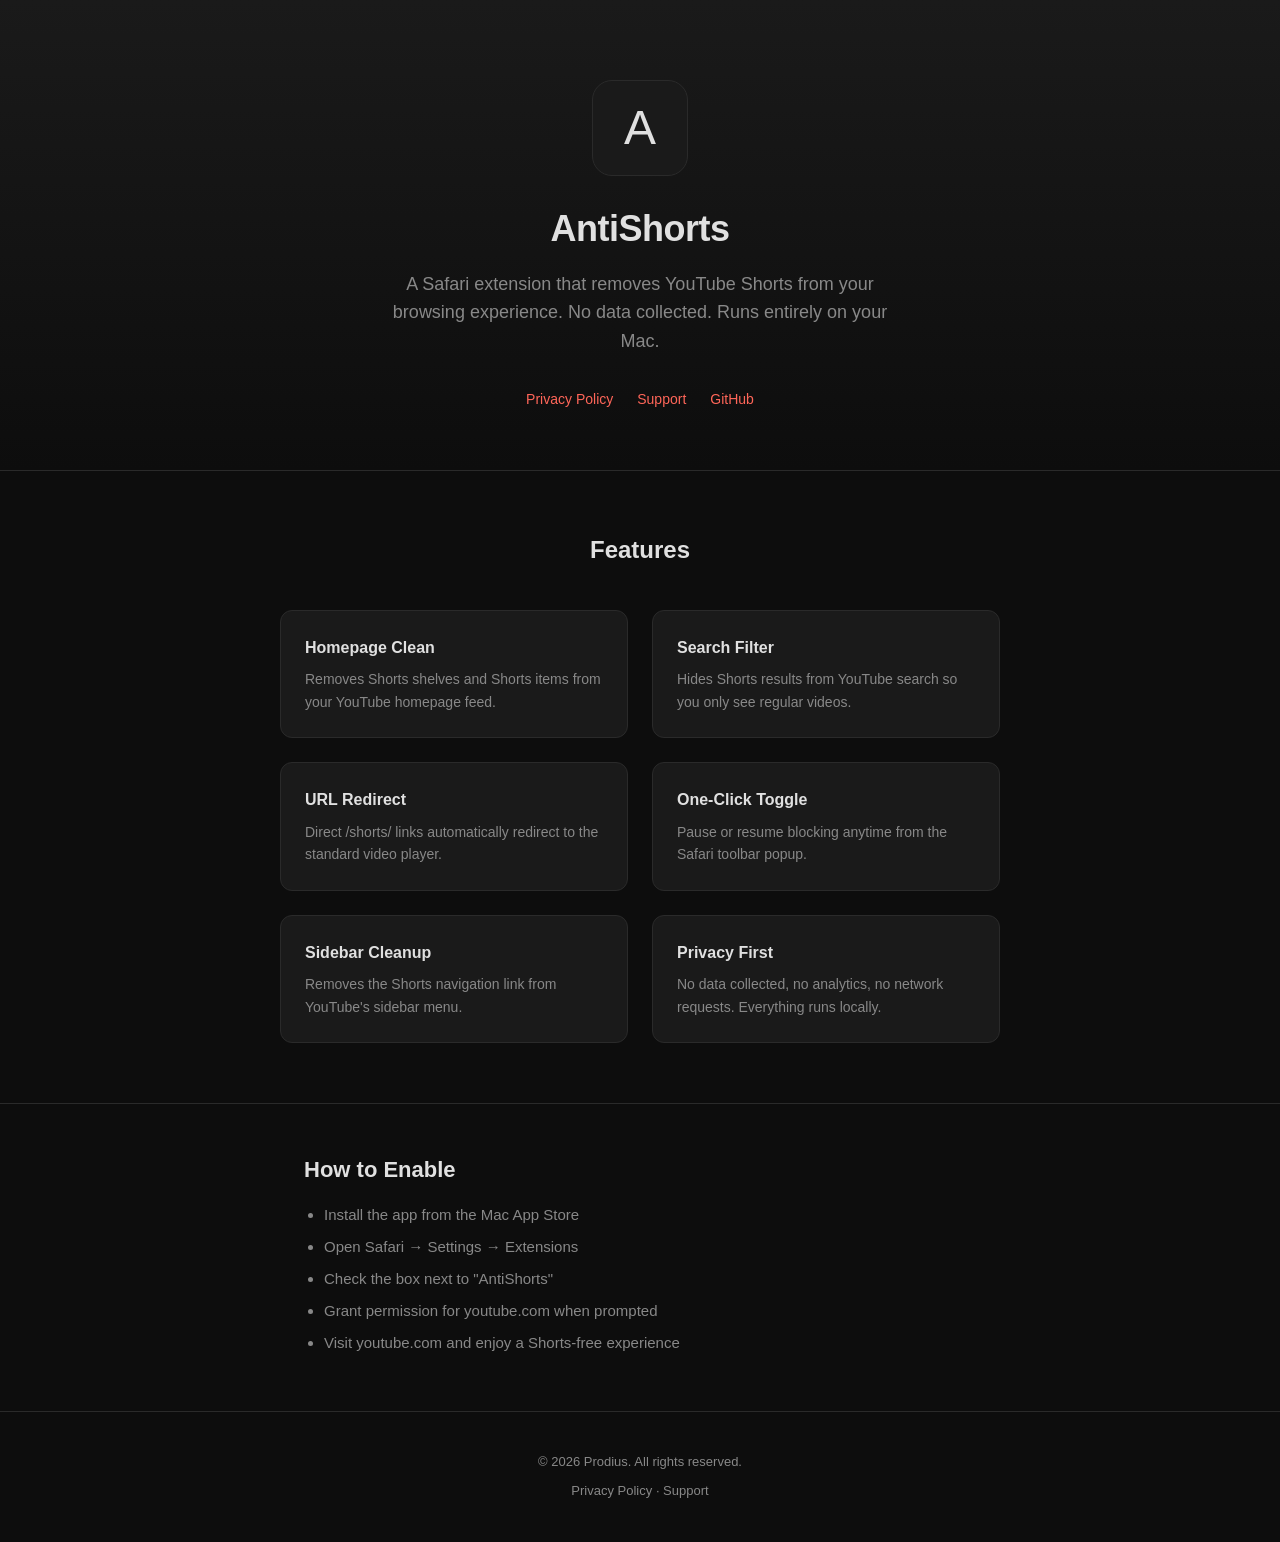
<file: docs/index.html>
<!DOCTYPE html>
<html lang="en">
<head>
  <meta charset="UTF-8">
  <meta name="viewport" content="width=device-width, initial-scale=1.0">
  <title>AntiShorts — Safari Extension</title>
  <style>
    :root { --bg: #0d0d0d; --surface: #1a1a1a; --border: #2a2a2a; --text: #e0e0e0; --muted: #888; --accent: #E53935; --accent2: #ff6659; }
    * { margin: 0; padding: 0; box-sizing: border-box; }
    body { font-family: -apple-system, BlinkMacSystemFont, "SF Pro Text", "Helvetica Neue", sans-serif; background: var(--bg); color: var(--text); line-height: 1.6; }

    .hero {
      text-align: center;
      padding: 80px 24px 60px;
      background: linear-gradient(180deg, #1a1a1a 0%, #0d0d0d 100%);
      border-bottom: 1px solid var(--border);
    }
    .hero-icon {
      width: 96px; height: 96px; border-radius: 20px;
      background: var(--surface); border: 1px solid var(--border);
      display: inline-flex; align-items: center; justify-content: center;
      font-size: 48px; margin-bottom: 24px;
    }
    .hero h1 { font-size: 36px; font-weight: 700; letter-spacing: -0.5px; margin-bottom: 12px; }
    .hero p { font-size: 18px; color: var(--muted); max-width: 520px; margin: 0 auto 32px; }
    .badge { display: inline-block; }
    .badge img { height: 40px; }

    .container { max-width: 720px; margin: 0 auto; padding: 0 24px; }

    .features {
      padding: 60px 24px;
      border-bottom: 1px solid var(--border);
    }
    .features h2 { text-align: center; font-size: 24px; margin-bottom: 40px; }
    .feature-grid { display: grid; grid-template-columns: 1fr 1fr; gap: 24px; max-width: 720px; margin: 0 auto; }
    .feature {
      background: var(--surface); border: 1px solid var(--border); border-radius: 12px; padding: 24px;
    }
    .feature h3 { font-size: 16px; margin-bottom: 8px; }
    .feature p { font-size: 14px; color: var(--muted); }

    .section {
      padding: 48px 24px;
      border-bottom: 1px solid var(--border);
    }
    .section h2 { font-size: 22px; margin-bottom: 16px; }
    .section p, .section li { font-size: 15px; color: var(--muted); }
    .section ul { padding-left: 20px; }
    .section li { margin-bottom: 8px; }
    .section a { color: var(--accent2); text-decoration: none; }
    .section a:hover { text-decoration: underline; }

    footer {
      padding: 40px 24px;
      text-align: center;
      font-size: 13px;
      color: var(--muted);
    }
    footer a { color: var(--muted); text-decoration: none; }
    footer a:hover { color: var(--text); }

    .nav { display: flex; gap: 24px; justify-content: center; margin-top: 16px; }
    .nav a { color: var(--accent2); text-decoration: none; font-size: 14px; }
    .nav a:hover { text-decoration: underline; }

    @media (max-width: 600px) {
      .hero h1 { font-size: 28px; }
      .feature-grid { grid-template-columns: 1fr; }
    }
  </style>
</head>
<body>

  <div class="hero">
    <div class="hero-icon">A</div>
    <h1>AntiShorts</h1>
    <p>A Safari extension that removes YouTube Shorts from your browsing experience. No data collected. Runs entirely on your Mac.</p>
    <div class="nav">
      <a href="privacy.html">Privacy Policy</a>
      <a href="support.html">Support</a>
      <a href="https://github.com/CristianProdius/antishorts-safari">GitHub</a>
    </div>
  </div>

  <div class="features">
    <h2>Features</h2>
    <div class="feature-grid">
      <div class="feature">
        <h3>Homepage Clean</h3>
        <p>Removes Shorts shelves and Shorts items from your YouTube homepage feed.</p>
      </div>
      <div class="feature">
        <h3>Search Filter</h3>
        <p>Hides Shorts results from YouTube search so you only see regular videos.</p>
      </div>
      <div class="feature">
        <h3>URL Redirect</h3>
        <p>Direct /shorts/ links automatically redirect to the standard video player.</p>
      </div>
      <div class="feature">
        <h3>One-Click Toggle</h3>
        <p>Pause or resume blocking anytime from the Safari toolbar popup.</p>
      </div>
      <div class="feature">
        <h3>Sidebar Cleanup</h3>
        <p>Removes the Shorts navigation link from YouTube's sidebar menu.</p>
      </div>
      <div class="feature">
        <h3>Privacy First</h3>
        <p>No data collected, no analytics, no network requests. Everything runs locally.</p>
      </div>
    </div>
  </div>

  <div class="section">
    <div class="container">
      <h2>How to Enable</h2>
      <ul>
        <li>Install the app from the Mac App Store</li>
        <li>Open Safari &rarr; Settings &rarr; Extensions</li>
        <li>Check the box next to "AntiShorts"</li>
        <li>Grant permission for youtube.com when prompted</li>
        <li>Visit youtube.com and enjoy a Shorts-free experience</li>
      </ul>
    </div>
  </div>

  <footer>
    <p>&copy; 2026 Prodius. All rights reserved.</p>
    <p style="margin-top: 8px;">
      <a href="privacy.html">Privacy Policy</a> &middot;
      <a href="support.html">Support</a>
    </p>
  </footer>

</body>
</html>
</file>
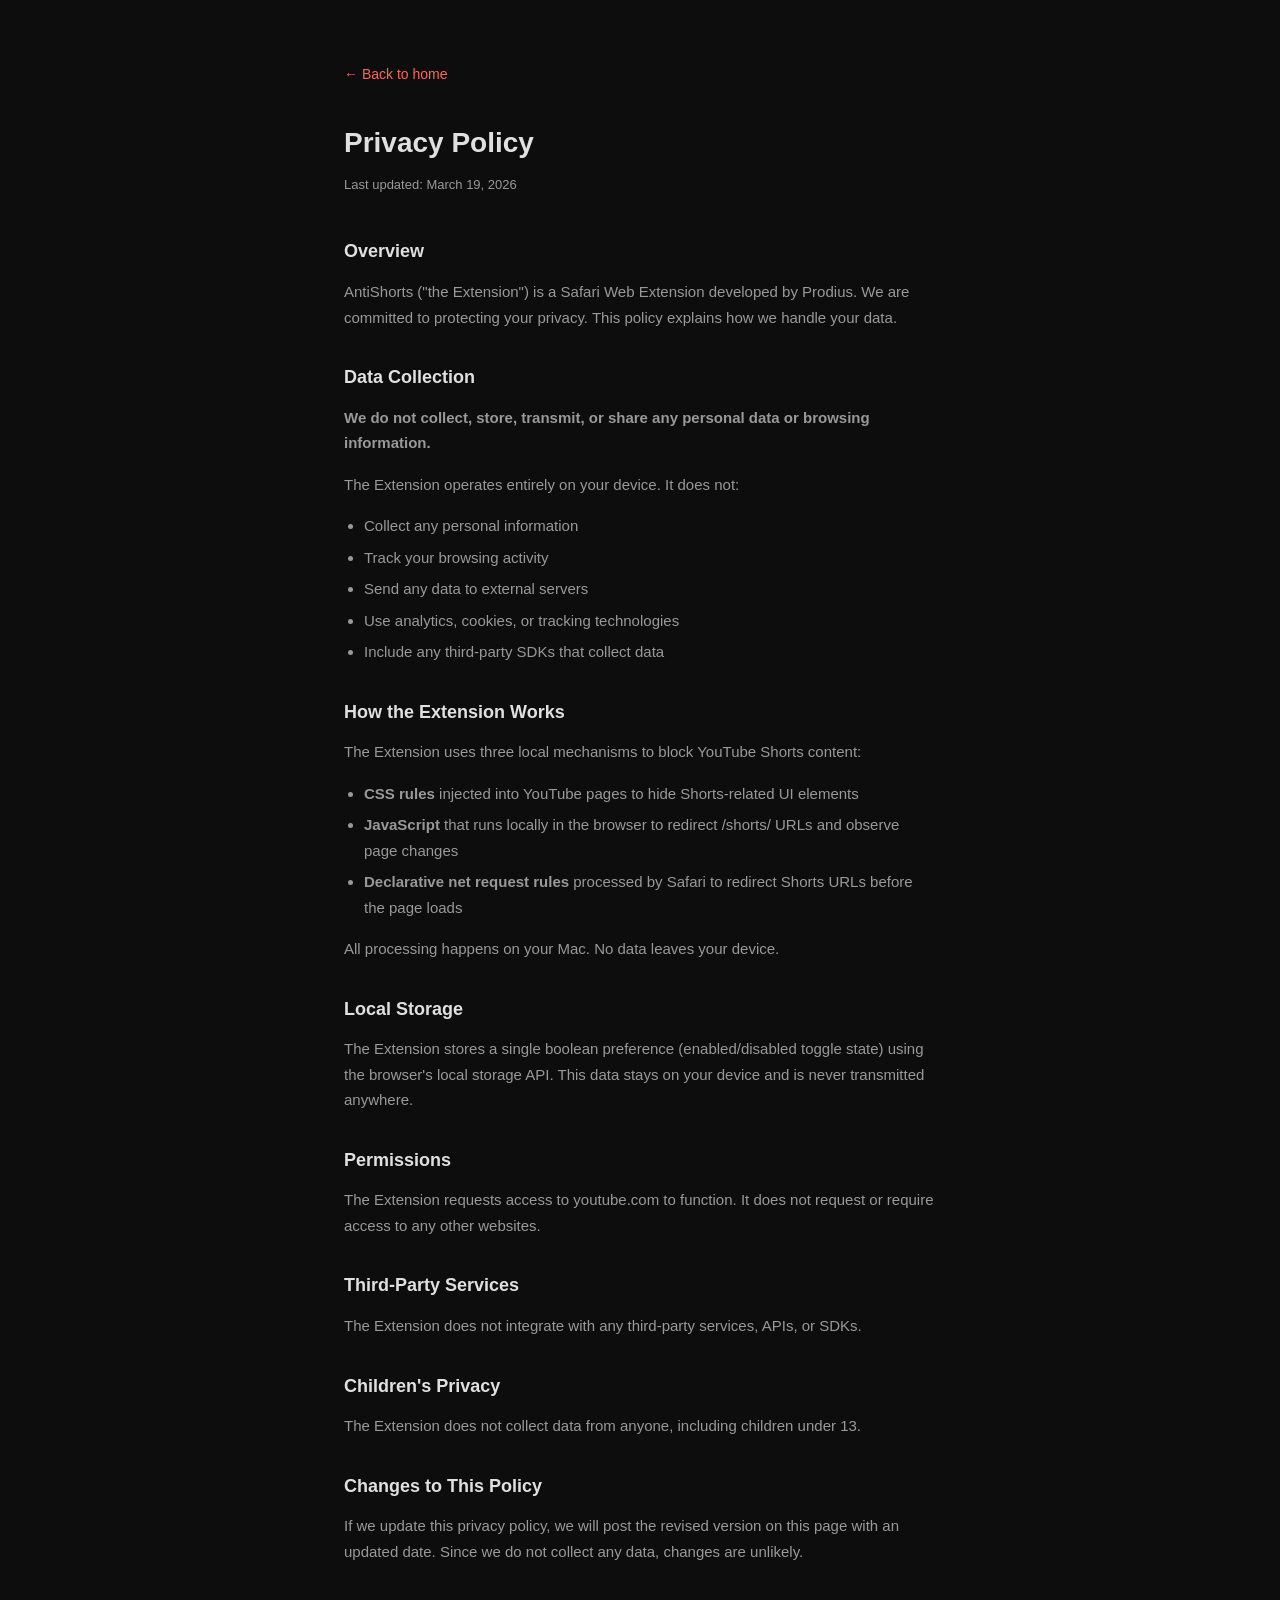
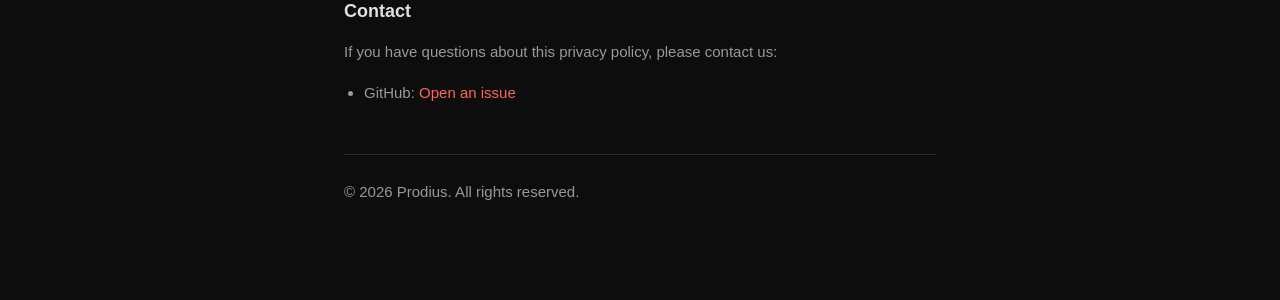
<file: docs/privacy.html>
<!DOCTYPE html>
<html lang="en">
<head>
  <meta charset="UTF-8">
  <meta name="viewport" content="width=device-width, initial-scale=1.0">
  <title>Privacy Policy — AntiShorts</title>
  <style>
    :root { --bg: #0d0d0d; --surface: #1a1a1a; --border: #2a2a2a; --text: #e0e0e0; --muted: #999; --accent: #ff6659; }
    * { margin: 0; padding: 0; box-sizing: border-box; }
    body { font-family: -apple-system, BlinkMacSystemFont, "SF Pro Text", "Helvetica Neue", sans-serif; background: var(--bg); color: var(--text); line-height: 1.7; }
    .container { max-width: 640px; margin: 0 auto; padding: 60px 24px 80px; }
    a { color: var(--accent); text-decoration: none; }
    a:hover { text-decoration: underline; }
    h1 { font-size: 28px; font-weight: 700; margin-bottom: 8px; }
    .updated { font-size: 13px; color: var(--muted); margin-bottom: 40px; }
    h2 { font-size: 18px; font-weight: 600; margin: 32px 0 12px; }
    p { font-size: 15px; color: var(--muted); margin-bottom: 16px; }
    ul { padding-left: 20px; margin-bottom: 16px; }
    li { font-size: 15px; color: var(--muted); margin-bottom: 6px; }
    .back { display: inline-block; margin-bottom: 32px; font-size: 14px; }
    footer { margin-top: 48px; padding-top: 24px; border-top: 1px solid var(--border); font-size: 13px; color: var(--muted); }
  </style>
</head>
<body>

  <div class="container">
    <a class="back" href="index.html">&larr; Back to home</a>

    <h1>Privacy Policy</h1>
    <p class="updated">Last updated: March 19, 2026</p>

    <h2>Overview</h2>
    <p>AntiShorts ("the Extension") is a Safari Web Extension developed by Prodius. We are committed to protecting your privacy. This policy explains how we handle your data.</p>

    <h2>Data Collection</h2>
    <p><strong>We do not collect, store, transmit, or share any personal data or browsing information.</strong></p>
    <p>The Extension operates entirely on your device. It does not:</p>
    <ul>
      <li>Collect any personal information</li>
      <li>Track your browsing activity</li>
      <li>Send any data to external servers</li>
      <li>Use analytics, cookies, or tracking technologies</li>
      <li>Include any third-party SDKs that collect data</li>
    </ul>

    <h2>How the Extension Works</h2>
    <p>The Extension uses three local mechanisms to block YouTube Shorts content:</p>
    <ul>
      <li><strong>CSS rules</strong> injected into YouTube pages to hide Shorts-related UI elements</li>
      <li><strong>JavaScript</strong> that runs locally in the browser to redirect /shorts/ URLs and observe page changes</li>
      <li><strong>Declarative net request rules</strong> processed by Safari to redirect Shorts URLs before the page loads</li>
    </ul>
    <p>All processing happens on your Mac. No data leaves your device.</p>

    <h2>Local Storage</h2>
    <p>The Extension stores a single boolean preference (enabled/disabled toggle state) using the browser's local storage API. This data stays on your device and is never transmitted anywhere.</p>

    <h2>Permissions</h2>
    <p>The Extension requests access to youtube.com to function. It does not request or require access to any other websites.</p>

    <h2>Third-Party Services</h2>
    <p>The Extension does not integrate with any third-party services, APIs, or SDKs.</p>

    <h2>Children's Privacy</h2>
    <p>The Extension does not collect data from anyone, including children under 13.</p>

    <h2>Changes to This Policy</h2>
    <p>If we update this privacy policy, we will post the revised version on this page with an updated date. Since we do not collect any data, changes are unlikely.</p>

    <h2>Contact</h2>
    <p>If you have questions about this privacy policy, please contact us:</p>
    <ul>
      <li>GitHub: <a href="https://github.com/CristianProdius/antishorts-safari/issues">Open an issue</a></li>
    </ul>

    <footer>
      <p>&copy; 2026 Prodius. All rights reserved.</p>
    </footer>
  </div>

</body>
</html>
</file>
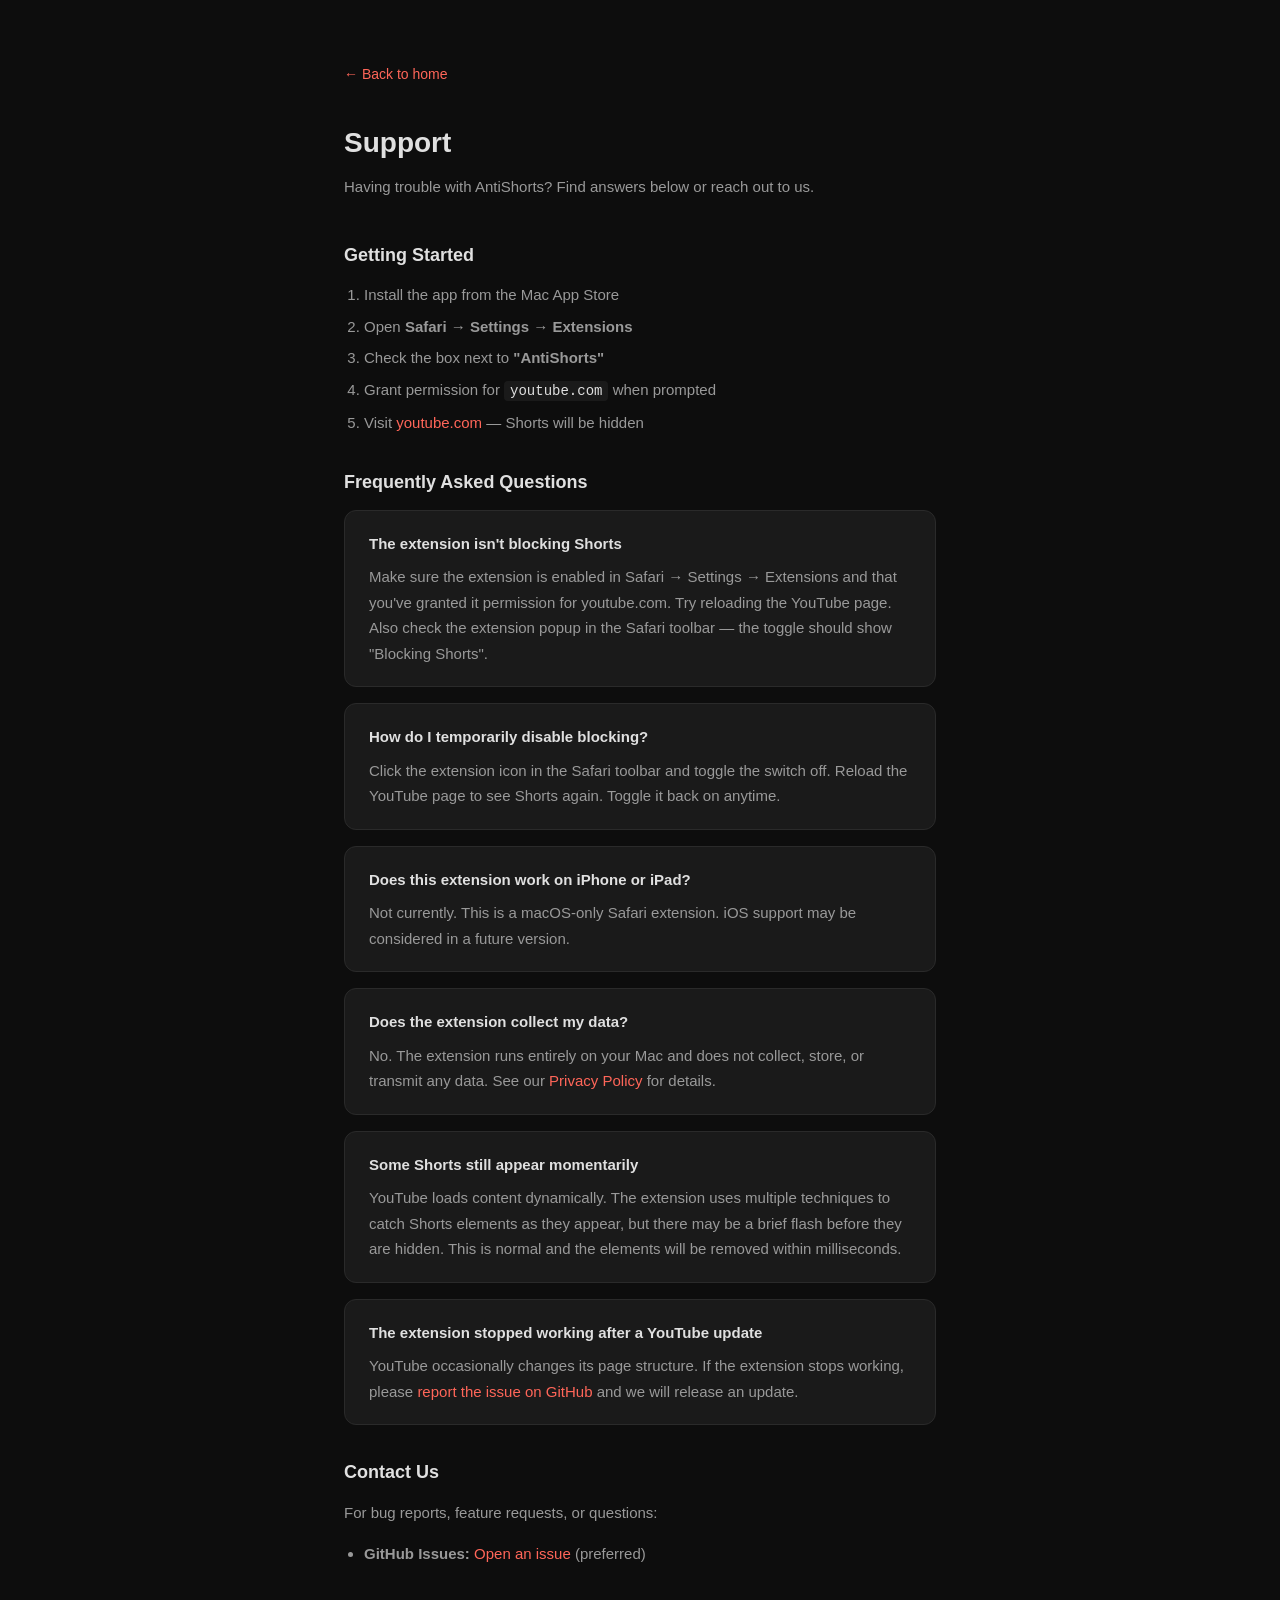
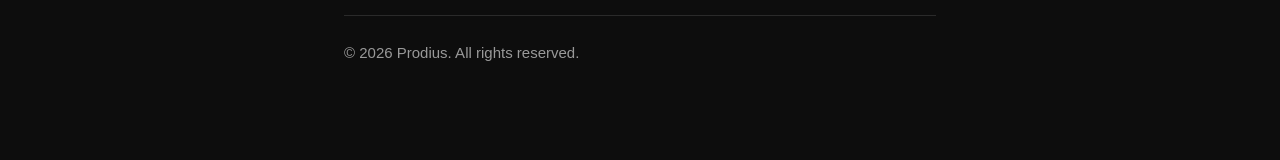
<file: docs/support.html>
<!DOCTYPE html>
<html lang="en">
<head>
  <meta charset="UTF-8">
  <meta name="viewport" content="width=device-width, initial-scale=1.0">
  <title>Support — AntiShorts</title>
  <style>
    :root { --bg: #0d0d0d; --surface: #1a1a1a; --border: #2a2a2a; --text: #e0e0e0; --muted: #999; --accent: #ff6659; }
    * { margin: 0; padding: 0; box-sizing: border-box; }
    body { font-family: -apple-system, BlinkMacSystemFont, "SF Pro Text", "Helvetica Neue", sans-serif; background: var(--bg); color: var(--text); line-height: 1.7; }
    .container { max-width: 640px; margin: 0 auto; padding: 60px 24px 80px; }
    a { color: var(--accent); text-decoration: none; }
    a:hover { text-decoration: underline; }
    h1 { font-size: 28px; font-weight: 700; margin-bottom: 8px; }
    .subtitle { font-size: 15px; color: var(--muted); margin-bottom: 40px; }
    h2 { font-size: 18px; font-weight: 600; margin: 32px 0 12px; }
    p { font-size: 15px; color: var(--muted); margin-bottom: 16px; }
    ol, ul { padding-left: 20px; margin-bottom: 16px; }
    li { font-size: 15px; color: var(--muted); margin-bottom: 6px; }
    .back { display: inline-block; margin-bottom: 32px; font-size: 14px; }
    code { background: var(--surface); padding: 2px 6px; border-radius: 4px; font-size: 14px; color: var(--text); }
    .faq { background: var(--surface); border: 1px solid var(--border); border-radius: 12px; padding: 20px 24px; margin-bottom: 16px; }
    .faq h3 { font-size: 15px; font-weight: 600; margin-bottom: 8px; color: var(--text); }
    .faq p { margin-bottom: 0; }
    footer { margin-top: 48px; padding-top: 24px; border-top: 1px solid var(--border); font-size: 13px; color: var(--muted); }
  </style>
</head>
<body>

  <div class="container">
    <a class="back" href="index.html">&larr; Back to home</a>

    <h1>Support</h1>
    <p class="subtitle">Having trouble with AntiShorts? Find answers below or reach out to us.</p>

    <h2>Getting Started</h2>
    <ol>
      <li>Install the app from the Mac App Store</li>
      <li>Open <strong>Safari</strong> &rarr; <strong>Settings</strong> &rarr; <strong>Extensions</strong></li>
      <li>Check the box next to <strong>"AntiShorts"</strong></li>
      <li>Grant permission for <code>youtube.com</code> when prompted</li>
      <li>Visit <a href="https://youtube.com">youtube.com</a> — Shorts will be hidden</li>
    </ol>

    <h2>Frequently Asked Questions</h2>

    <div class="faq">
      <h3>The extension isn't blocking Shorts</h3>
      <p>Make sure the extension is enabled in Safari &rarr; Settings &rarr; Extensions and that you've granted it permission for youtube.com. Try reloading the YouTube page. Also check the extension popup in the Safari toolbar — the toggle should show "Blocking Shorts".</p>
    </div>

    <div class="faq">
      <h3>How do I temporarily disable blocking?</h3>
      <p>Click the extension icon in the Safari toolbar and toggle the switch off. Reload the YouTube page to see Shorts again. Toggle it back on anytime.</p>
    </div>

    <div class="faq">
      <h3>Does this extension work on iPhone or iPad?</h3>
      <p>Not currently. This is a macOS-only Safari extension. iOS support may be considered in a future version.</p>
    </div>

    <div class="faq">
      <h3>Does the extension collect my data?</h3>
      <p>No. The extension runs entirely on your Mac and does not collect, store, or transmit any data. See our <a href="privacy.html">Privacy Policy</a> for details.</p>
    </div>

    <div class="faq">
      <h3>Some Shorts still appear momentarily</h3>
      <p>YouTube loads content dynamically. The extension uses multiple techniques to catch Shorts elements as they appear, but there may be a brief flash before they are hidden. This is normal and the elements will be removed within milliseconds.</p>
    </div>

    <div class="faq">
      <h3>The extension stopped working after a YouTube update</h3>
      <p>YouTube occasionally changes its page structure. If the extension stops working, please <a href="https://github.com/CristianProdius/antishorts-safari/issues">report the issue on GitHub</a> and we will release an update.</p>
    </div>

    <h2>Contact Us</h2>
    <p>For bug reports, feature requests, or questions:</p>
    <ul>
      <li><strong>GitHub Issues:</strong> <a href="https://github.com/CristianProdius/antishorts-safari/issues">Open an issue</a> (preferred)</li>
    </ul>

    <footer>
      <p>&copy; 2026 Prodius. All rights reserved.</p>
    </footer>
  </div>

</body>
</html>
</file>
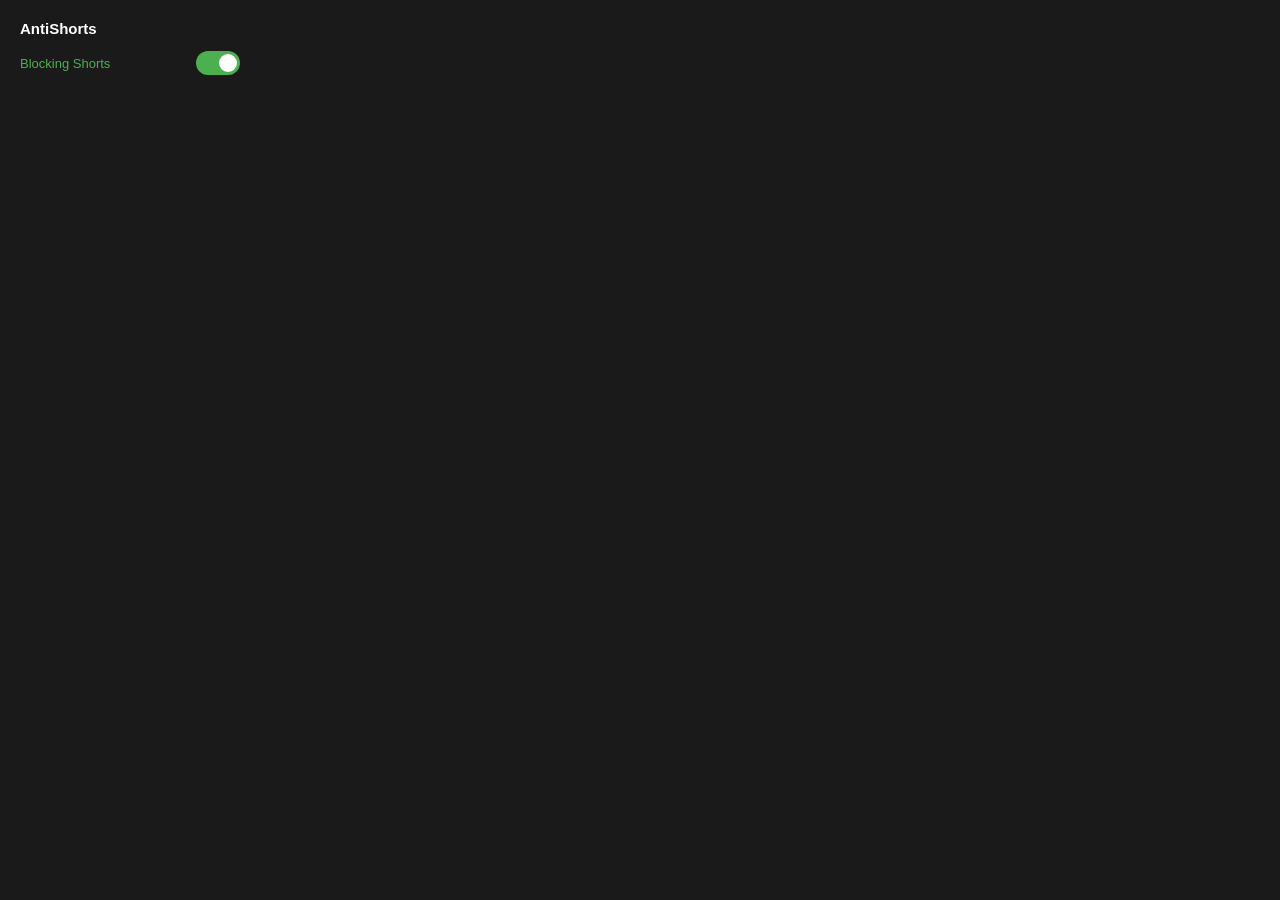
<file: No YouTube Shorts Extension/Resources/popup.html>
<!DOCTYPE html>
<html lang="en">
<head>
  <meta charset="UTF-8">
  <style>
    * { margin: 0; padding: 0; box-sizing: border-box; }
    body {
      width: 260px;
      padding: 20px;
      font-family: -apple-system, BlinkMacSystemFont, "Segoe UI", Roboto, sans-serif;
      background: #1a1a1a;
      color: #e0e0e0;
    }
    h1 {
      font-size: 15px;
      font-weight: 600;
      margin-bottom: 14px;
      color: #fff;
    }
    .row {
      display: flex;
      align-items: center;
      justify-content: space-between;
    }
    .status {
      font-size: 13px;
      color: #aaa;
    }
    .status.active { color: #4caf50; }
    .status.inactive { color: #f44336; }

    /* Toggle switch */
    .switch {
      position: relative;
      width: 44px;
      height: 24px;
    }
    .switch input { opacity: 0; width: 0; height: 0; }
    .slider {
      position: absolute;
      inset: 0;
      background: #555;
      border-radius: 24px;
      cursor: pointer;
      transition: background 0.2s;
    }
    .slider::before {
      content: "";
      position: absolute;
      width: 18px;
      height: 18px;
      left: 3px;
      bottom: 3px;
      background: #fff;
      border-radius: 50%;
      transition: transform 0.2s;
    }
    input:checked + .slider { background: #4caf50; }
    input:checked + .slider::before { transform: translateX(20px); }
  </style>
</head>
<body>
  <h1>AntiShorts</h1>
  <div class="row">
    <span id="status" class="status active">Blocking Shorts</span>
    <label class="switch">
      <input type="checkbox" id="toggle" checked>
      <span class="slider"></span>
    </label>
  </div>
  <script src="popup.js"></script>
</body>
</html>
</file>
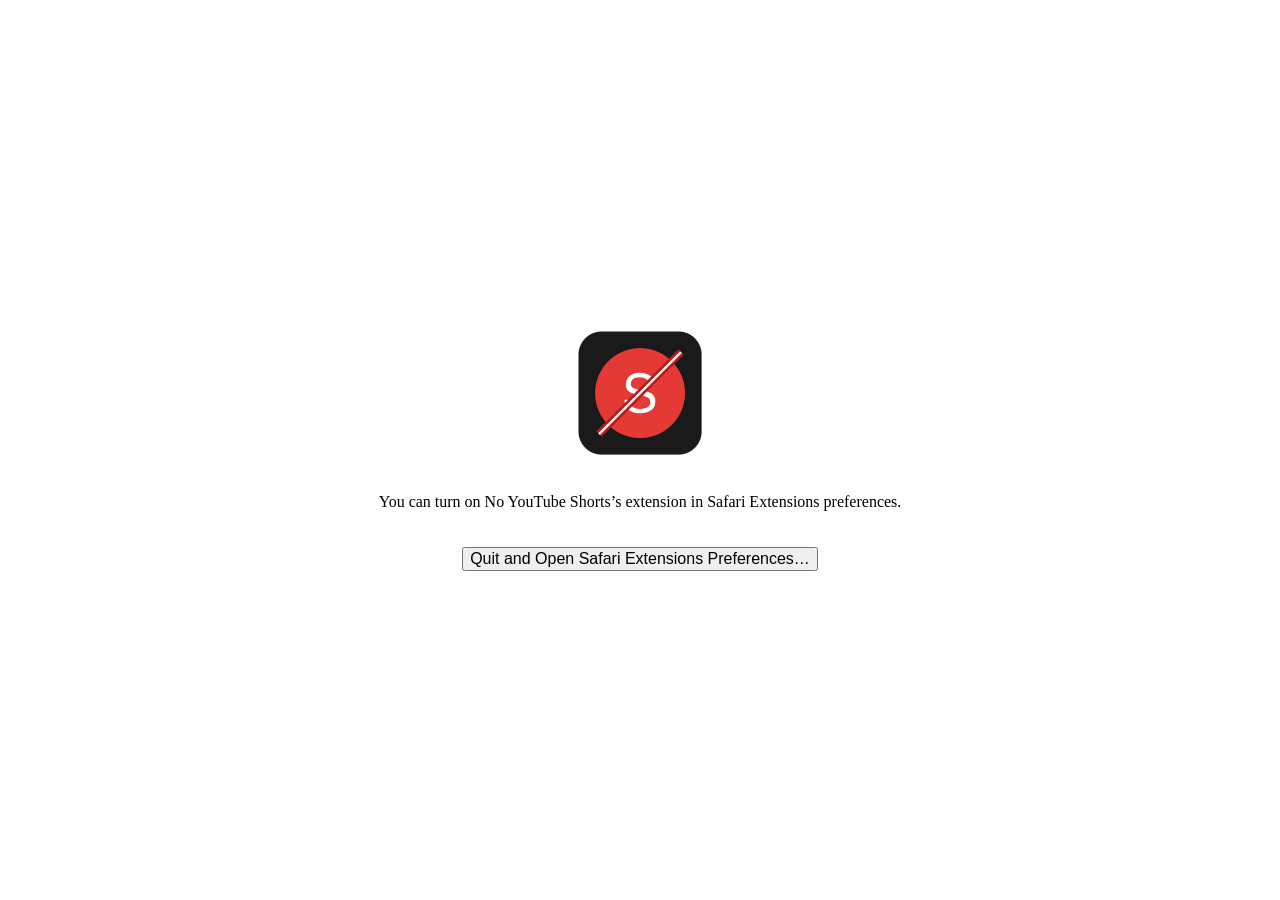
<file: No YouTube Shorts/Resources/Base.lproj/Main.html>
<!DOCTYPE html>
<html>
<head>
    <meta http-equiv="Content-Type" content="text/html; charset=utf-8">
    <meta http-equiv="Content-Security-Policy" content="default-src 'self'">

    <meta name="viewport" content="width=device-width, initial-scale=1, user-scalable=no">

    <link rel="stylesheet" href="../Style.css">
    <script src="../Script.js" defer></script>
</head>
<body>
    <img src="../Icon.png" width="128" height="128" alt="No YouTube Shorts Icon">
    <p class="state-unknown">You can turn on No YouTube Shorts’s extension in Safari Extensions preferences.</p>
    <p class="state-on">No YouTube Shorts’s extension is currently on. You can turn it off in Safari Extensions preferences.</p>
    <p class="state-off">No YouTube Shorts’s extension is currently off. You can turn it on in Safari Extensions preferences.</p>
    <button class="open-preferences">Quit and Open Safari Extensions Preferences…</button>
</body>
</html>
</file>
<file: No YouTube Shorts/Resources/Style.css>
* {
    -webkit-user-select: none;
    -webkit-user-drag: none;
    cursor: default;
}

:root {
    color-scheme: light dark;

    --spacing: 20px;
}

html {
    height: 100%;
}

body {
    display: flex;
    align-items: center;
    justify-content: center;
    flex-direction: column;

    gap: var(--spacing);
    margin: 0 calc(var(--spacing) * 2);
    height: 100%;

    font: -apple-system-short-body;
    text-align: center;
}

body:not(.state-on, .state-off) :is(.state-on, .state-off) {
    display: none;
}

body.state-on :is(.state-off, .state-unknown) {
    display: none;
}

body.state-off :is(.state-on, .state-unknown) {
    display: none;
}

button {
    font-size: 1em;
}
</file>
